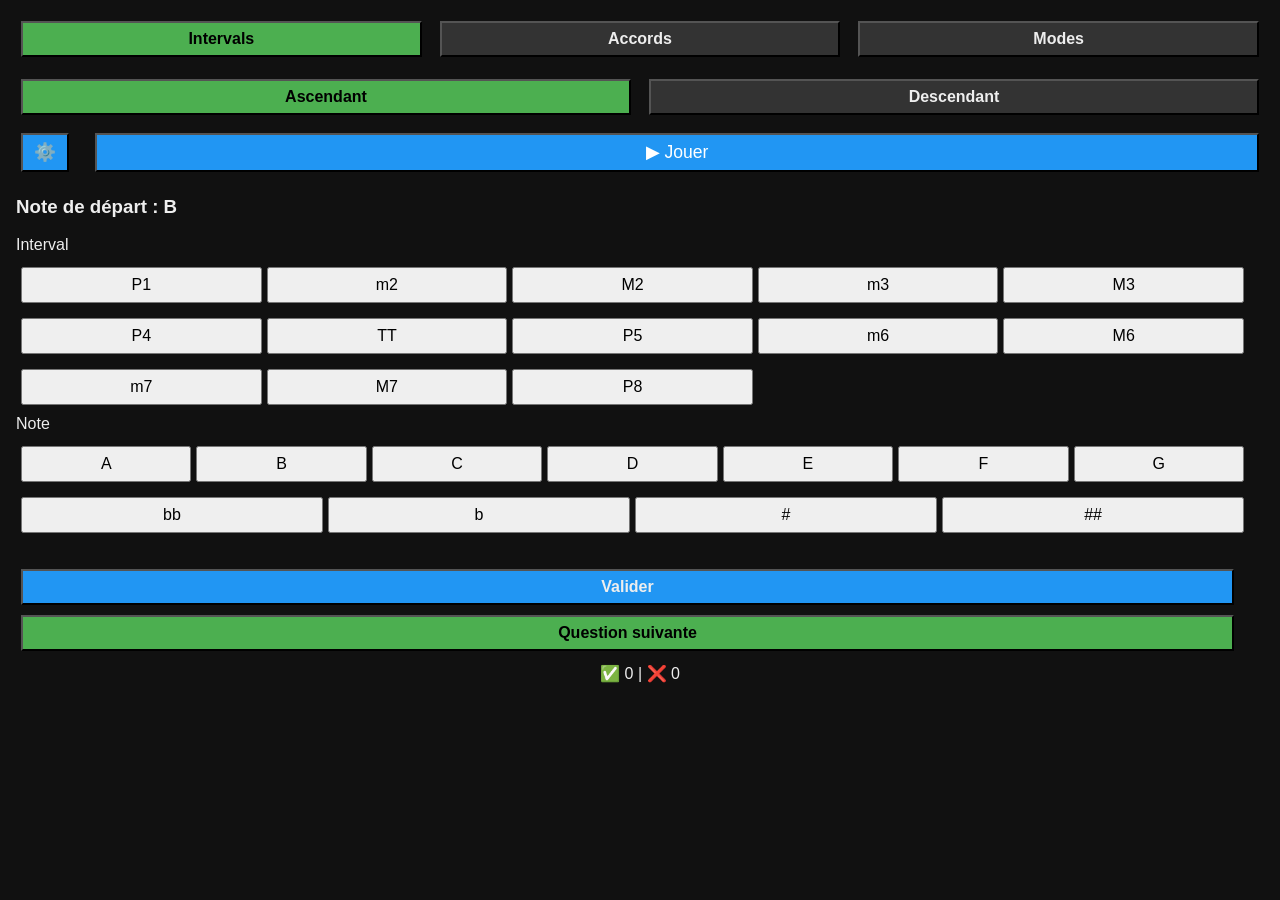
<file: index.html>
<!doctype html>
<html lang="fr">
  <head>
    <meta charset="UTF-8" />
    <meta name="viewport" content="width=device-width, initial-scale=1.0" />
    <title>Interval Quiz</title>
    <link rel="stylesheet" href="styles.css" />
  </head>

  <body>
    <div class="container">
      <!-- Type d'exercice -->
      <div class="section">
        <!-- <label>Type d’exercice</label> -->
        <div class="options-group" id="exercise-type">
          <button class="type-btn active" data-type="interval">
            Intervals
          </button>
          <button class="type-btn" data-type="chords">Accords</button>
          <button class="type-btn" data-type="mode">Modes</button>
        </div>
      </div>

      <!-- Options (intervals/accords/modes) -->
      <div class="section">
        <!-- <label>Options</label> -->
        <div
          class="toggle-btns-always-one options-group grid"
          id="exercise-options"
        >
          <!-- boutons générés dynamiquement -->
        </div>
      </div>

      <!-- ACTIONS -->
      <div id="display-zone">
        <div class="section actions">
          <button id="settings-btn">⚙️</button>
          <button id="play-music-btn">▶ Jouer</button>
        </div>

        <h3>Note de départ : <span id="starting-note"></span></h3>

        <div class="section" id="response-area"></div>

        <br />
        <div class="container" id="btn-validate">
          <button id="validate">Valider</button>
        </div>
        <div class="container" id="btn-nextQuestion">
          <button id="nextQuestion">Question suivante</button>
        </div>
      </div>

      <div class="result">
        <p>✅ <span id="correct">0</span> | ❌ <span id="wrong">0</span></p>
      </div>
    </div>

    <div id="settings-modal" class="modal hidden">
      <div class="modal-content">
        <button id="closeSettings" class="close-btn">✕</button>
        <h3>Paramètres</h3>
        <div id="settings-area"></div>
      </div>
    </div>

    <script src="Tone.js"></script>
    <script type="module" src="script.js"></script>
  </body>
</html>
</file>
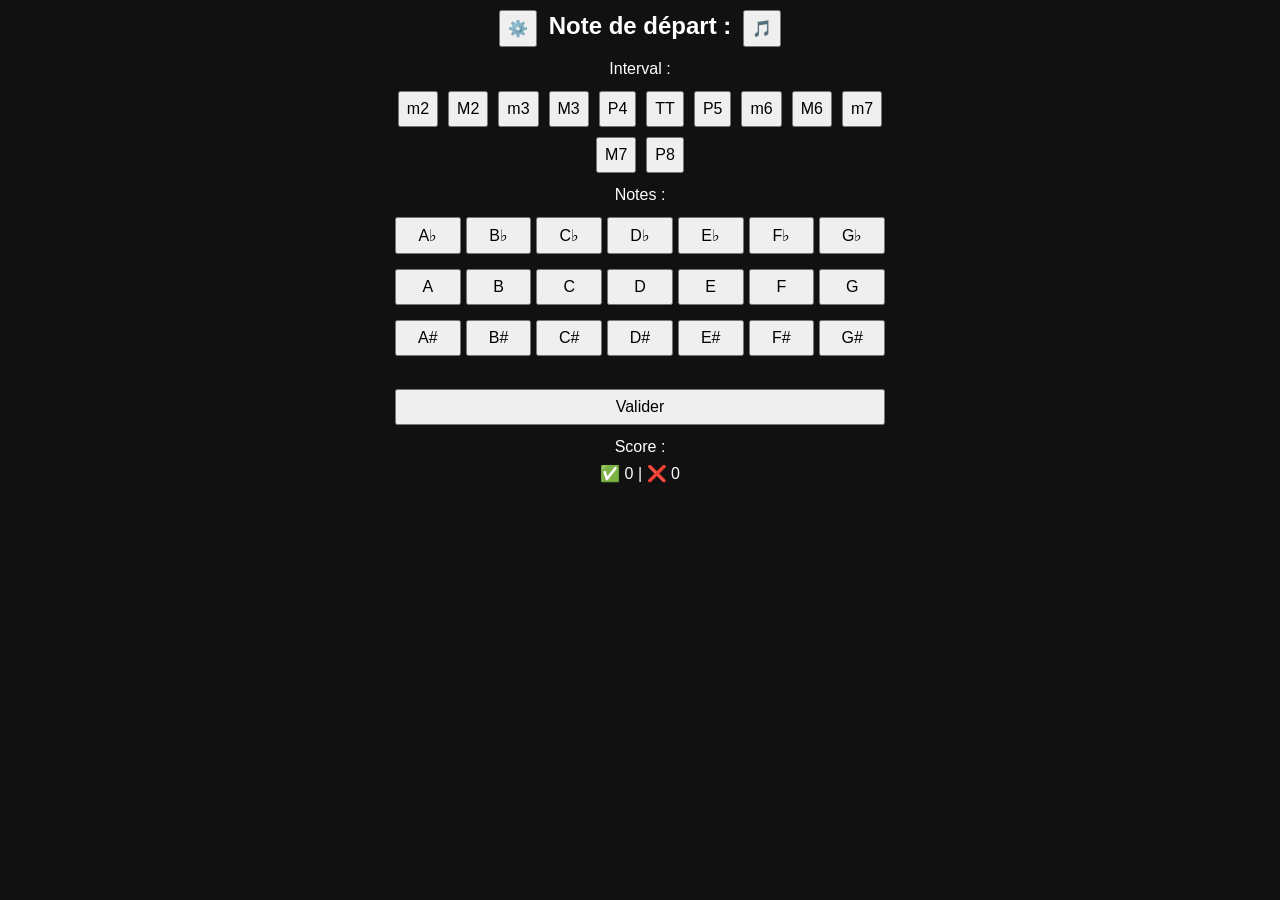
<file: archives/index.html>
<!doctype html>
<html lang="fr">
  <head>
    <meta charset="UTF-8" />
    <meta name="viewport" content="width=device-width, initial-scale=1.0" />
    <title>Interval Quiz</title>
    <link rel="stylesheet" href="styles.css" />
  </head>

  <body>
    <div class="container">
      <h2>
        <button>⚙️</button> Note de départ :
        <span id="question"><button>🎵</button></span>
      </h2>

      <p>Interval :</p>
      <div id="intervals"></div>

      <p>Notes :</p>
      <div id="notes"></div>

      <br />
      <div class="container" id="btn-validate">
        <button onclick="validate()">Valider</button>
      </div>
      <div class="container" id="btn-nextQuestion">
        <button onclick="nextQuestion()">Question suivante</button>
      </div>

      <h3 id="result"></h3>

      <p>Score :</p>
      <p>✅ <span id="correct">0</span> | ❌ <span id="wrong">0</span></p>
    </div>
    <script src="./scripts.js"></script>
  </body>
</html>
</file>
<file: styles.css>
body {
  font-family: sans-serif;
  padding: 0.5rem;
  background: #111;
  color: #eee;
}

button {
  margin: 5px;
  padding: 7px;
  font-size: 16px;
}

label {
  display: block;
  margin-bottom: 0.5rem;
  font-weight: bold;
}

.hidden {
  display: none !important;
}

.actions {
  display: flex;
  gap: 1rem;
}

.actions button {
  flex: 1;
  font-size: 1.1rem;
  background: #2196f3;
  color: #fff;
}

.actions button:first-child {
  width: 3rem;
  flex: 0 0 3rem;
}

.actions button:last-child {
  flex: 1;
}

.section {
  margin-bottom: 0.5rem;
}

.group-label {
  display: block;
  margin-bottom: 0.5rem;
  font-weight: bold;
}

.options-group {
  display: flex;
  gap: 0.5rem;
  flex-wrap: wrap;
}

.options-group button {
  flex: 1;
  background: #333;
  color: #eee;
  font-weight: 600;
}

button.active {
  background: #4caf50;
  color: #000;
}

.notes-grid {
  max-width: 98%;
  display: grid;
  grid-template-columns: repeat(7, 1fr);
  gap: 5px;
  margin-bottom: 5px;
}

.notes-grid button {
  width: 100%;
}

.intervales-grid {
  max-width: 98%;
  display: grid;
  grid-template-columns: repeat(5, 1fr);
  gap: 5px;
  margin-bottom: 5px;
}

.intervales-grid button {
  width: 100%;
}

.alterations-grid {
  max-width: 98%;
  display: grid;
  grid-template-columns: repeat(4, 1fr);
  gap: 5px;
  margin-bottom: 5px;
}

.alterations-grid button {
  width: 100%;
}

.response-label {
  margin-bottom: 0.5em;
}

.result {
  text-align: center;
}
.result p {
  margin: 0.5rem;
}

#exercise-type {
  display: flex;
  justify-content: center;
  gap: 8px;
  margin-bottom: 12px;
}

#btn-validate,
#btn-nextQuestion {
  max-width: 98%;
  display: grid;
  font-size: 1.1rem;
  font-weight: 800;
}

#btn-validate button {
  color: #eee;
  background: #2196f3;
  font-weight: bold;
}

#btn-nextQuestion button {
  background: #4caf50;
  color: #000;
  font-weight: bold;
}

.modal {
  position: fixed;
  inset: 0;
  background: rgba(0, 0, 0, 0.5);

  display: flex;
  justify-content: center;
  align-items: center;

  z-index: 1000;
}

.modal-content {
  background: white;
  color: black;
  border-radius: 12px;
  padding: 1.5rem;
  width: min(90%, 500px);
  max-height: 90vh;
  overflow-y: auto;
  margin: 1rem;

  box-shadow: 0 10px 30px rgba(0, 0, 0, 0.3);
}

.close-btn {
  float: right;
  font-size: 2rem;
  background: none;
  border: none;
}

/* ANIMATION */
.result-feedback {
  position: fixed;
  top: 50%;
  left: 50%;
  transform: translate(-50%, -50%);
  font-size: 10rem;
  opacity: 0;
  animation: fadeInOut 1s ease-in-out;
  pointer-events: none;
  z-index: 1000;
}

@keyframes fadeInOut {
  0% {
    opacity: 0;
    transform: translate(-50%, -50%) scale(0.5);
  }

  30% {
    opacity: 1;
    transform: translate(-50%, -50%) scale(1);
  }

  70% {
    opacity: 1;
  }

  100% {
    opacity: 0;
    transform: translate(-50%, -50%) scale(1.2);
  }
}
</file>
<file: archives/styles.css>
body {
  font-family: Arial, sans-serif;
  text-align: center;
  background: #111;
  color: white;
  margin: 0;
}

h3,
h2 {
  margin: 5px;
}

p {
  margin-top: 8px;
  margin-bottom: 8px;
}

.container {
  max-width: 500px;
  margin: auto;
}

button {
  margin: 5px;
  padding: 7px;
  font-size: 16px;
}

.selected {
  background: #4caf50;
}

.correct {
  color: #4caf50;
}

.wrong {
  color: #f44336;
}

.notes-grid {
  max-width: 98%;
  display: grid;
  grid-template-columns: repeat(7, 1fr);
  gap: 5px;
  margin-bottom: 5px;
}

.notes-grid button {
  width: 100%;
}
</file>
